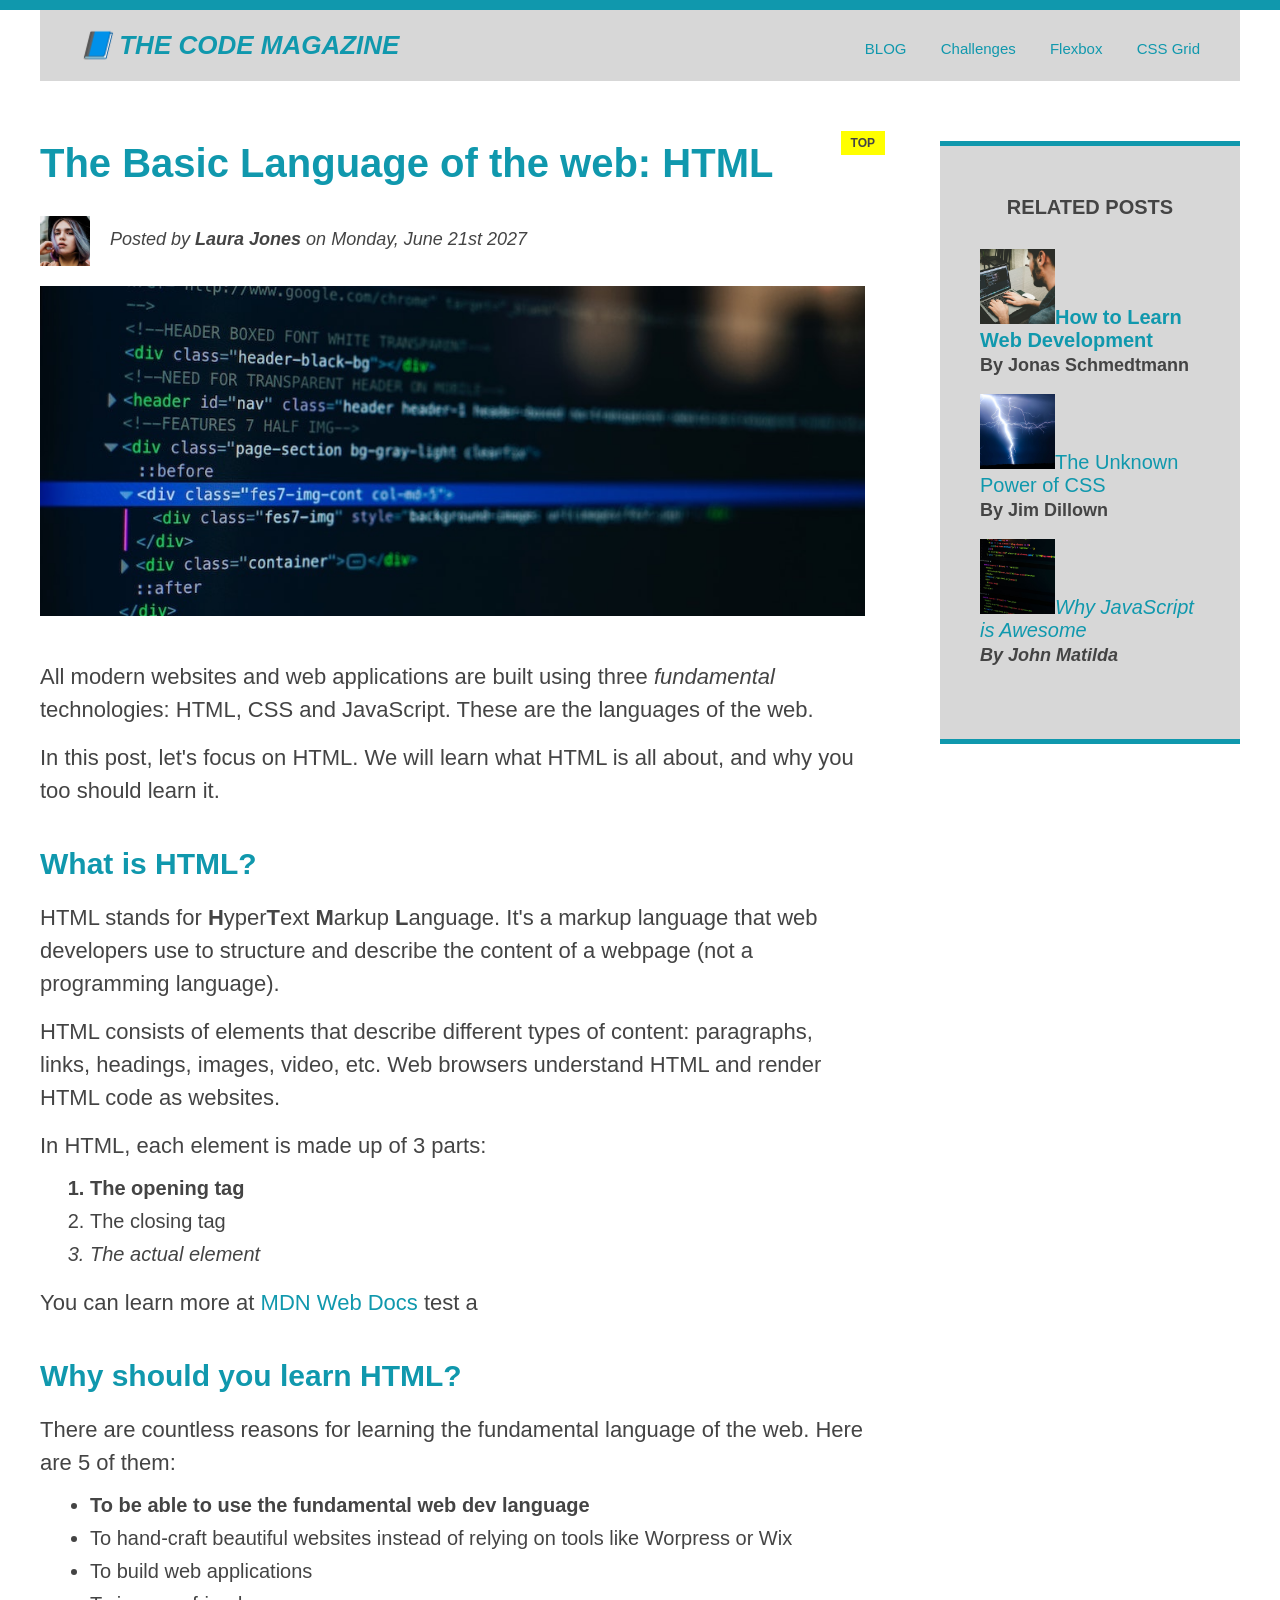
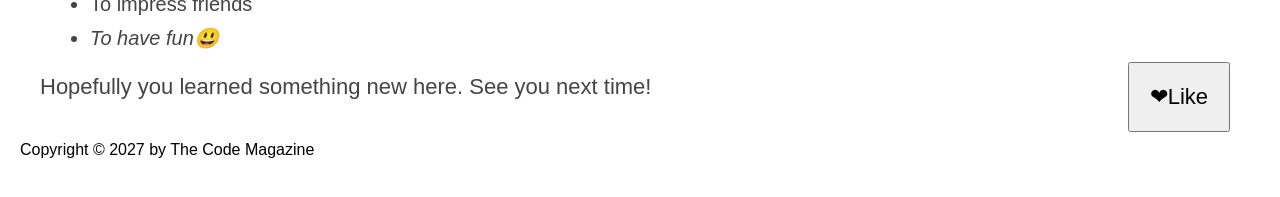
<file: Udemy/02-HTML-Fundamentals/index.html>
<!doctype html>
<html lang="en">
  <head>
    <meta charset="UTF-8" />
    <meta name="viewport" content="width=device-width, initial-scale=1.0" />
    <link href="style.css" rel="stylesheet" />
    <title>The Basic Language of the web: HTML</title>
  </head>
  <body>
    <div class="container">
      <header class="main-header clearfix">
        <h1>📘 The Code Magazine</h1>

        <nav>
          <a href="blog.html">BLOG</a>
          <a href="#">Challenges</a>
          <a href="flexbox.html">Flexbox</a>
          <a href="css-grid.html">CSS Grid</a>
        </nav>
      </header>

      <!-- only necessary for flexbox -->
      <!-- <div class="row"> -->
      <article>
        <header class="post-header">
          <h2>The Basic Language of the web: HTML</h2>
          <img
            src="img/laura-jones.jpg"
            alt="Headshot of Laura Jones"
            width="50"
            height="50"
            class="author-img"
          />
          <p id="author" class="author">
            Posted by <strong>Laura Jones</strong> on Monday, June 21st 2027
          </p>
          <img
            src="img/post-img.jpg"
            alt="HTML code on screen"
            width="500"
            height="200"
            class="post-img"
          />
        </header>
        <p>
          All modern websites and web applications are built using three
          <em>fundamental</em>
          technologies: HTML, CSS and JavaScript. These are the languages of the
          web.
        </p>
        <p>
          In this post, let's focus on HTML. We will learn what HTML is all
          about, and why you too should learn it.
        </p>
        <h3>What is HTML?</h3>
        <p>
          HTML stands for <strong>H</strong>yper<strong>T</strong>ext
          <strong>M</strong>arkup <strong>L</strong>anguage. It's a markup
          language that web developers use to structure and describe the content
          of a webpage (not a programming language).
        </p>
        <p>
          HTML consists of elements that describe different types of content:
          paragraphs, links, headings, images, video, etc. Web browsers
          understand HTML and render HTML code as websites.
        </p>
        <p>In HTML, each element is made up of 3 parts:</p>
        <ol>
          <li class="first-li">The opening tag</li>
          <li>The closing tag</li>
          <li>The actual element</li>
        </ol>
        <p>
          You can learn more at
          <a href="https://developer.mozilla.org/en-US/" target="_blank"
            >MDN Web Docs</a
          >
          <a>test a</a>
        </p>
        <h3>Why should you learn HTML?</h3>
        <p>
          There are countless reasons for learning the fundamental language of
          the web. Here are 5 of them:
        </p>
        <ul>
          <li class="first-li">
            To be able to use the fundamental web dev language
          </li>
          <li>
            To hand-craft beautiful websites instead of relying on tools like
            Worpress or Wix
          </li>
          <li>To build web applications</li>
          <li>To impress friends</li>
          <li>To have fun😃</li>
        </ul>
        <p>Hopefully you learned something new here. See you next time!</p>
      </article>
      <aside>
        <h4>Related posts</h4>
        <ul class="related">
          <li>
            <img
              src="img/related-1.jpg"
              alt="a person infront of a computer screen"
              height="75"
              width="75"
            /><a href="#">How to Learn Web Development</a>
            <p class="related-author">By Jonas Schmedtmann</p>
          </li>
          <li>
            <img
              src="img/related-2.jpg"
              alt="a picture showing a lightning"
              height="75"
              width="75"
            /><a href="#">The Unknown Power of CSS</a>
            <p class="related-author">By Jim Dillown</p>
          </li>
          <li>
            <img
              src="img/related-3.jpg"
              alt="A code on the screen"
              height="75"
              width="75"
            /><a href="#">Why JavaScript is Awesome</a>
            <p class="related-author">By John Matilda</p>
          </li>
        </ul>
      </aside>
    </div>
    <footer>
      <p id="copyright">Copyright &copy; 2027 by The Code Magazine</p>
    </footer>
    <!-- </div> -->
    <button>❤Like</button>
  </body>
</html>
</file>
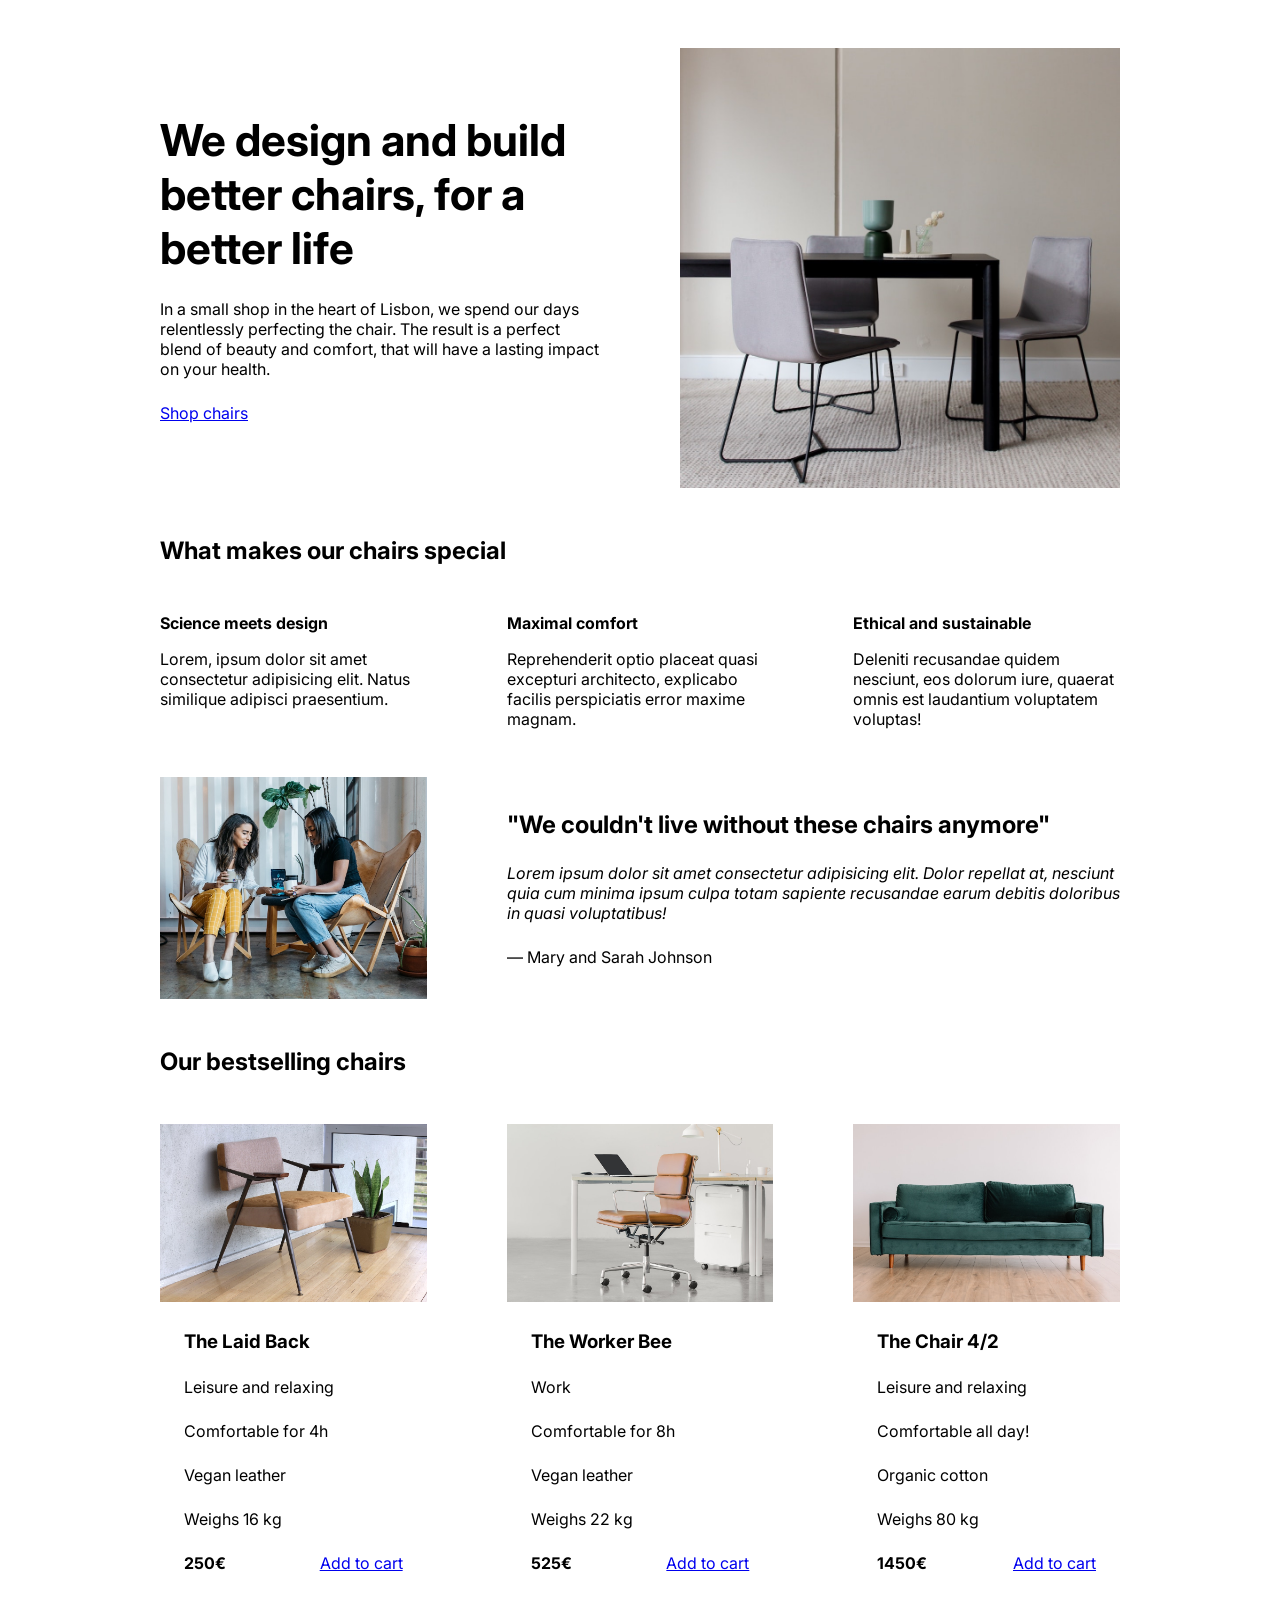
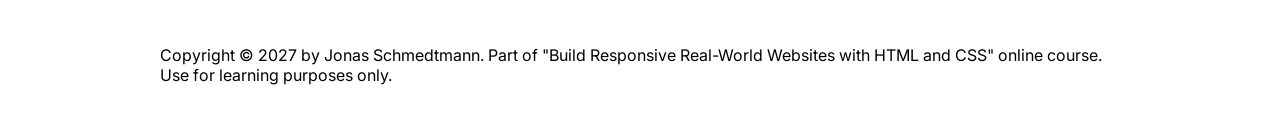
<file: Udemy/05-Design/index.html>
<!doctype html>
<html lang="en">
  <head>
    <meta charset="UTF-8" />
    <meta http-equiv="X-UA-Compatible" content="IE=edge" />
    <meta name="viewport" content="width=device-width, initial-scale=1.0" />

    <link rel="preconnect" href="https://fonts.googleapis.com" />
    <link rel="preconnect" href="https://fonts.gstatic.com" crossorigin />
    <link
      href="https://fonts.googleapis.com/css2?family=Inter:ital,opsz,wght@0,14..32,100..900;1,14..32,100..900&display=swap"
      rel="stylesheet"
    />
    <link rel="stylesheet" href="style.css" />
    <title>Lisbon Chair Shop</title>
  </head>
  <body>
    <div class="container">
      <header>
        <div class="header-text-box">
          <h1>We design and build better chairs, for a better life</h1>
          <p class="header-text">
            In a small shop in the heart of Lisbon, we spend our days
            relentlessly perfecting the chair. The result is a perfect blend of
            beauty and comfort, that will have a lasting impact on your health.
          </p>
          <a class="btn btn--big" href="#">Shop chairs</a>
        </div>
        <img src="hero.jpg" alt="Photo" />
      </header>

      <section>
        <h2>What makes our chairs special</h2>
        <div class="grid-3-cols">
          <div>
            <p class="features-title"><strong>Science meets design</strong></p>
            <p class="features-text">
              Lorem, ipsum dolor sit amet consectetur adipisicing elit. Natus
              similique adipisci praesentium.
            </p>
          </div>

          <div>
            <p class="features-title">
              <strong>Maximal comfort</strong>
            </p>
            <p class="features-text">
              Reprehenderit optio placeat quasi excepturi architecto, explicabo
              facilis perspiciatis error maxime magnam.
            </p>
          </div>

          <div>
            <p class="features-title">
              <strong>Ethical and sustainable</strong>
            </p>
            <p class="features-text">
              Deleniti recusandae quidem nesciunt, eos dolorum iure, quaerat
              omnis est laudantium voluptatem voluptas!
            </p>
          </div>
        </div>
      </section>

      <section class="testimonial-section">
        <div class="grid-3-cols">
          <img src="customers.jpg" alt="People sitting on chairs" />
          <div class="testimonial-box">
            <h2>"We couldn't live without these chairs anymore"</h2>
            <blockquote class="testimonial-text">
              Lorem ipsum dolor sit amet consectetur adipisicing elit. Dolor
              repellat at, nesciunt quia cum minima ipsum culpa totam sapiente
              recusandae earum debitis doloribus in quasi voluptatibus!
            </blockquote>
            <p class="testimonial-author">&mdash; Mary and Sarah Johnson</p>
          </div>
        </div>
      </section>

      <section>
        <h2>Our bestselling chairs</h2>
        <div class="grid-3-cols">
          <figure class="chair">
            <img src="chair-1.jpg" alt="Chair" />
            <div class="chair-box">
              <h3>The Laid Back</h3>
              <ul class="chair-details">
                <li>
                  <!-- Span is a generic INLINE text element, it doesn't have any meaning. It's like a div element, but inline -->
                  <span>Leisure and relaxing</span>
                </li>
                <li>
                  <span>Comfortable for 4h</span>
                </li>
                <li>
                  <span>Vegan leather</span>
                </li>
                <li>
                  <span>Weighs 16 kg</span>
                </li>
              </ul>
              <div class="chair-price">
                <strong>250€</strong>
                <a href="#" class="btn btn--small">Add to cart</a>
              </div>
            </div>
          </figure>

          <figure class="chair">
            <img src="chair-2.jpg" alt="Chair" />
            <div class="chair-box">
              <h3>The Worker Bee</h3>
              <ul class="chair-details">
                <li>
                  <span>Work</span>
                </li>
                <li>
                  <span>Comfortable for 8h</span>
                </li>
                <li>
                  <span>Vegan leather</span>
                </li>
                <li>
                  <span>Weighs 22 kg</span>
                </li>
              </ul>
              <div class="chair-price">
                <strong>525€</strong>
                <a href="#" class="btn btn--small">Add to cart</a>
              </div>
            </div>
          </figure>

          <figure class="chair">
            <img src="chair-3.jpg" alt="Chair" />
            <div class="chair-box">
              <h3>The Chair 4/2</h3>
              <ul class="chair-details">
                <li>
                  <span>Leisure and relaxing</span>
                </li>
                <li>
                  <span>Comfortable all day!</span>
                </li>
                <li>
                  <span>Organic cotton</span>
                </li>
                <li>
                  <span>Weighs 80 kg</span>
                </li>
              </ul>
              <div class="chair-price">
                <strong>1450€</strong>
                <a href="#" class="btn btn--small">Add to cart</a>
              </div>
            </div>
          </figure>
        </div>
      </section>

      <footer>
        Copyright &copy; 2027 by Jonas Schmedtmann. Part of "Build Responsive
        Real-World Websites with HTML and CSS" online course. Use for learning
        purposes only.
      </footer>
    </div>
  </body>
</html>
</file>
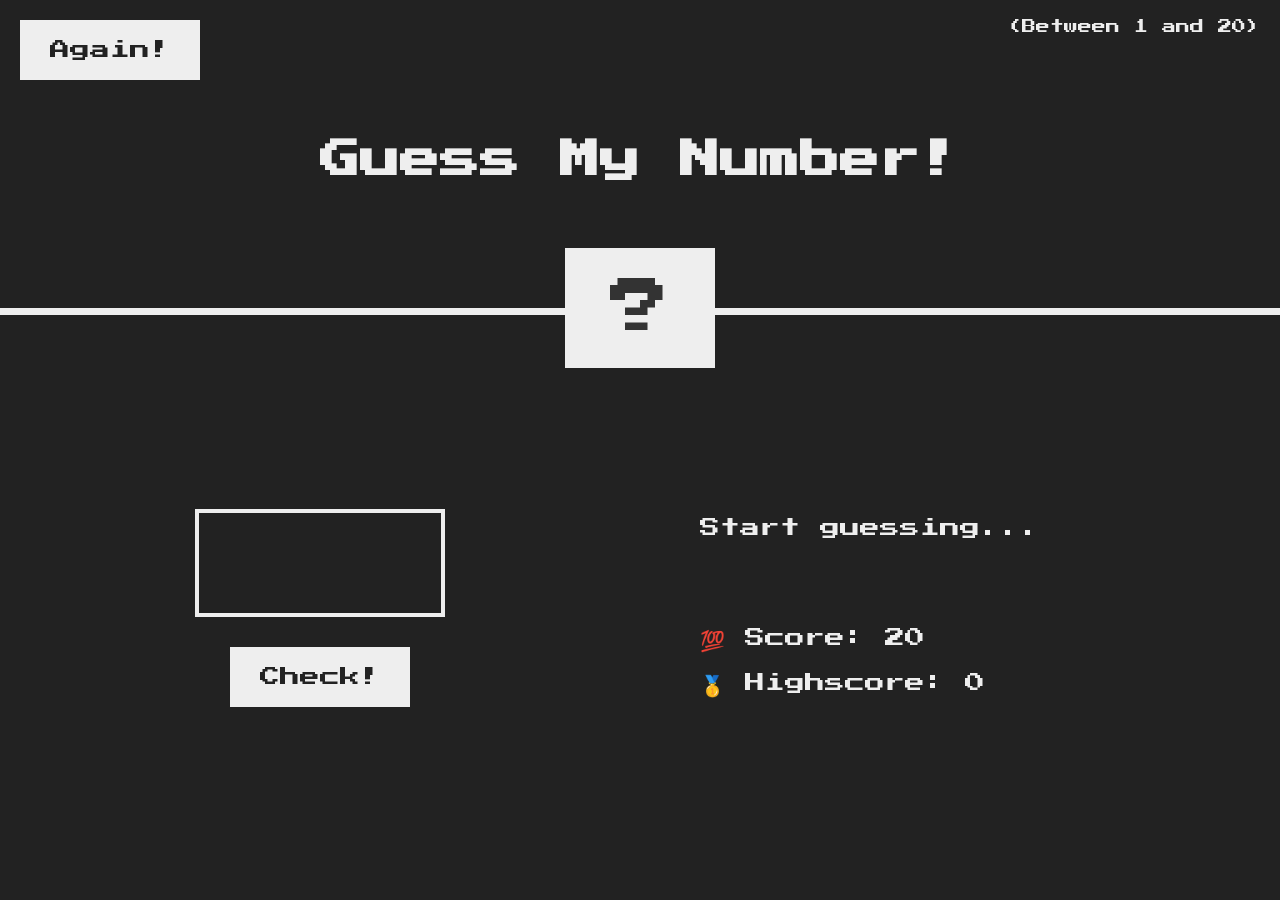
<file: Udemy/05-Guess-My-Number/final/index.html>
<!DOCTYPE html>
<html lang="en">
  <head>
    <meta charset="UTF-8" />
    <meta name="viewport" content="width=device-width, initial-scale=1.0" />
    <meta http-equiv="X-UA-Compatible" content="ie=edge" />
    <link rel="stylesheet" href="style.css" />
    <title>Guess My Number!</title>
  </head>
  <body>
    <header>
      <h1>Guess My Number!</h1>
      <p class="between">(Between 1 and 20)</p>
      <button class="btn again">Again!</button>
      <div class="number">?</div>
    </header>
    <main>
      <section class="left">
        <input type="number" class="guess" />
        <button class="btn check">Check!</button>
      </section>
      <section class="right">
        <p class="message">Start guessing...</p>
        <p class="label-score">💯 Score: <span class="score">20</span></p>
        <p class="label-highscore">
          🥇 Highscore: <span class="highscore">0</span>
        </p>
      </section>
    </main>
    <script src="script.js"></script>
  </body>
</html>
</file>
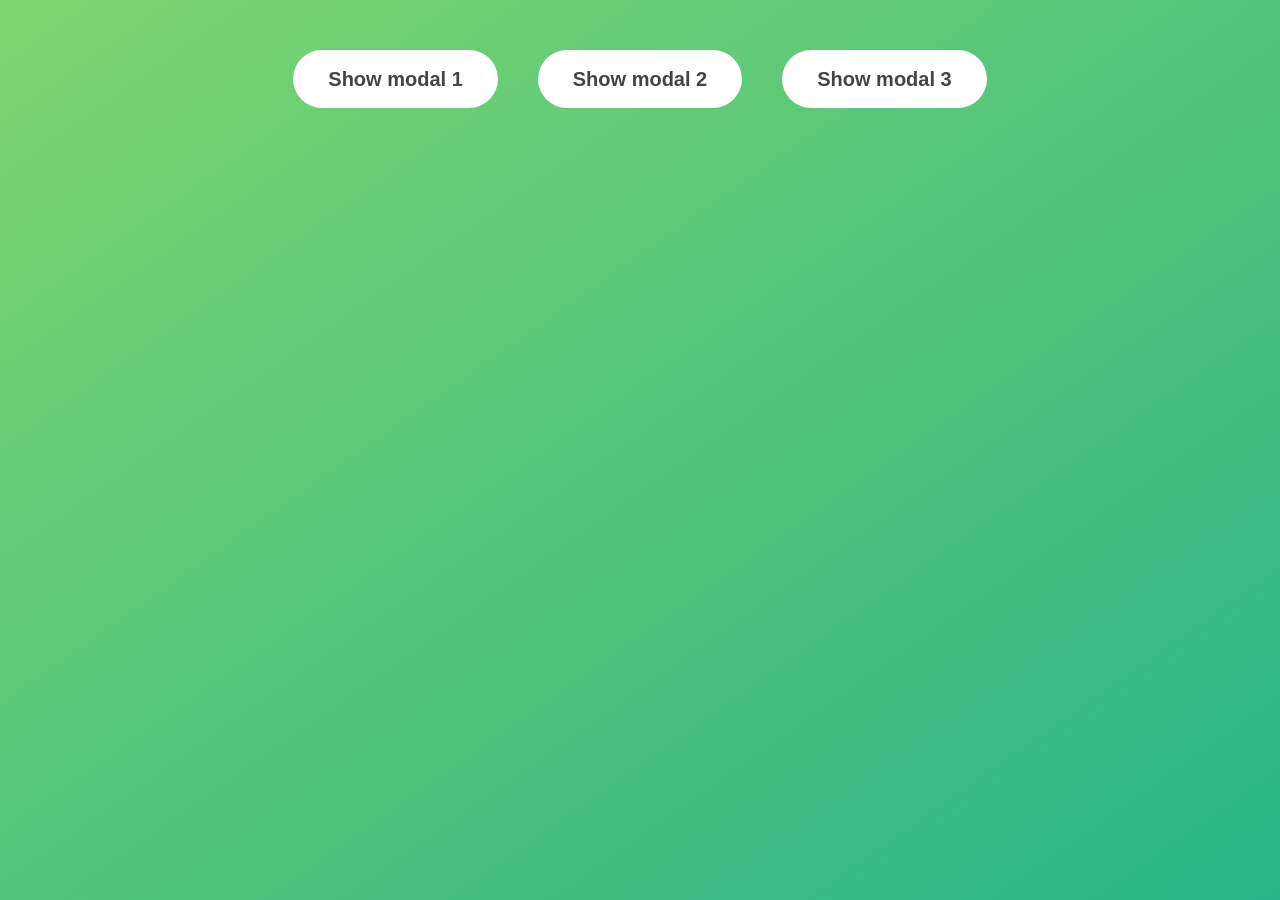
<file: Udemy/06-Modal/final/index.html>
<!DOCTYPE html>
<html lang="en">
  <head>
    <meta charset="UTF-8" />
    <meta name="viewport" content="width=device-width, initial-scale=1.0" />
    <meta http-equiv="X-UA-Compatible" content="ie=edge" />
    <link rel="stylesheet" href="style.css" />
    <title>Modal window</title>
  </head>
  <body>
    <button class="show-modal">Show modal 1</button>
    <button class="show-modal">Show modal 2</button>
    <button class="show-modal">Show modal 3</button>

    <div class="modal hidden">
      <button class="close-modal">&times;</button>
      <h1>I'm a modal window 😍</h1>
      <p>
        Lorem ipsum dolor sit amet, consectetur adipisicing elit, sed do eiusmod
        tempor incididunt ut labore et dolore magna aliqua. Ut enim ad minim
        veniam, quis nostrud exercitation ullamco laboris nisi ut aliquip ex ea
        commodo consequat. Duis aute irure dolor in reprehenderit in voluptate
        velit esse cillum dolore eu fugiat nulla pariatur. Excepteur sint
        occaecat cupidatat non proident, sunt in culpa qui officia deserunt
        mollit anim id est laborum.
      </p>
    </div>
    <div class="overlay hidden"></div>

    <script src="script.js"></script>
  </body>
</html>
</file>
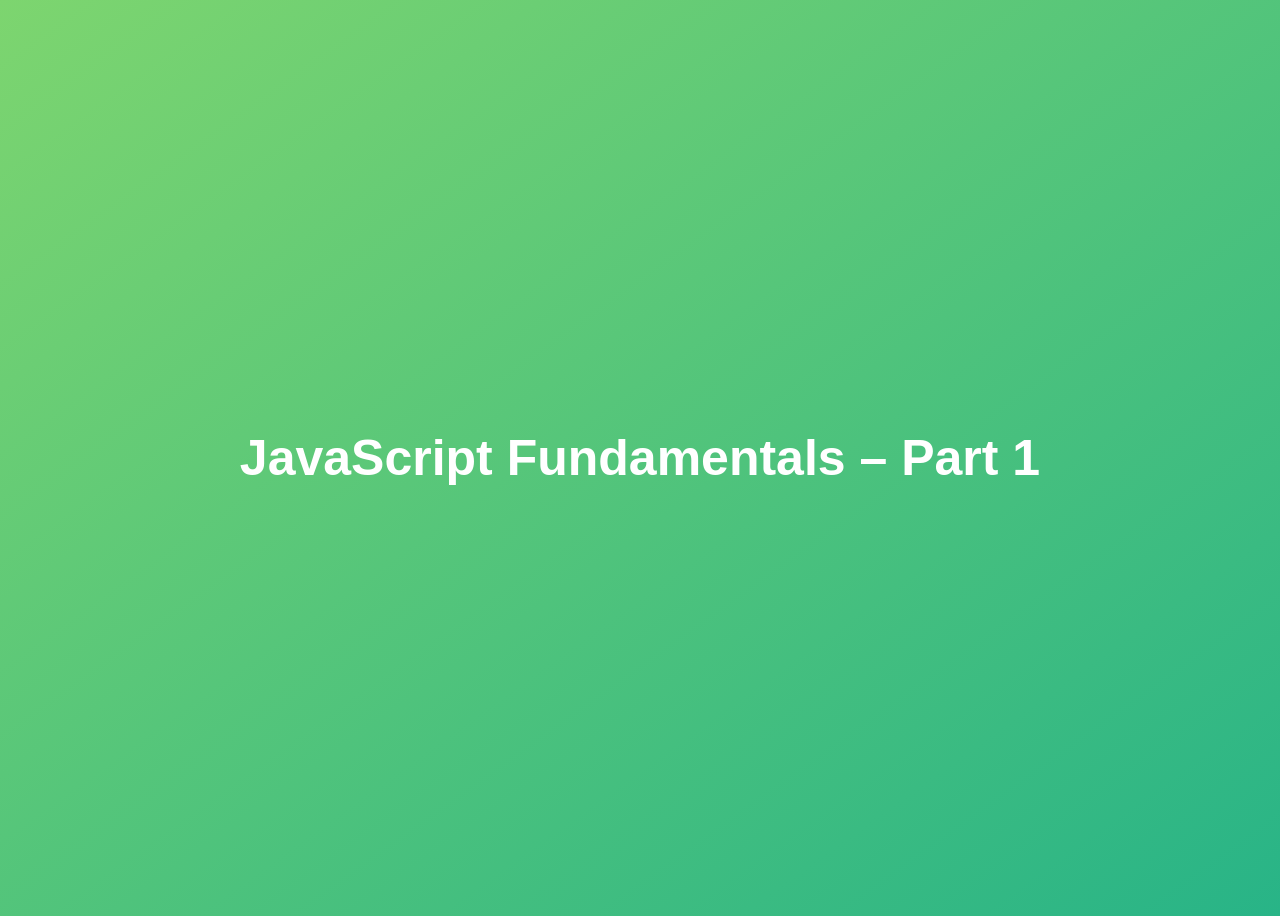
<file: Udemy/JavaScript/starter/index.html>
<!doctype html>
<html lang="en">
  <head>
    <meta charset="UTF-8" />
    <meta name="viewport" content="width=device-width, initial-scale=1.0" />
    <meta http-equiv="X-UA-Compatible" content="ie=edge" />
    <title>JavaScript Fundamentals – Part 1</title>
    <style>
      body {
        height: 100vh;
        display: flex;
        align-items: center;
        background: linear-gradient(to top left, #28b487, #7dd56f);
      }
      h1 {
        font-family: sans-serif;
        font-size: 50px;
        line-height: 1.3;
        width: 100%;
        padding: 30px;
        text-align: center;
        color: white;
      }
    </style>
  </head>
  <body>
    <h1>JavaScript Fundamentals – Part 1</h1>
    <script src="script.js"></script>
  </body>
</html>
</file>
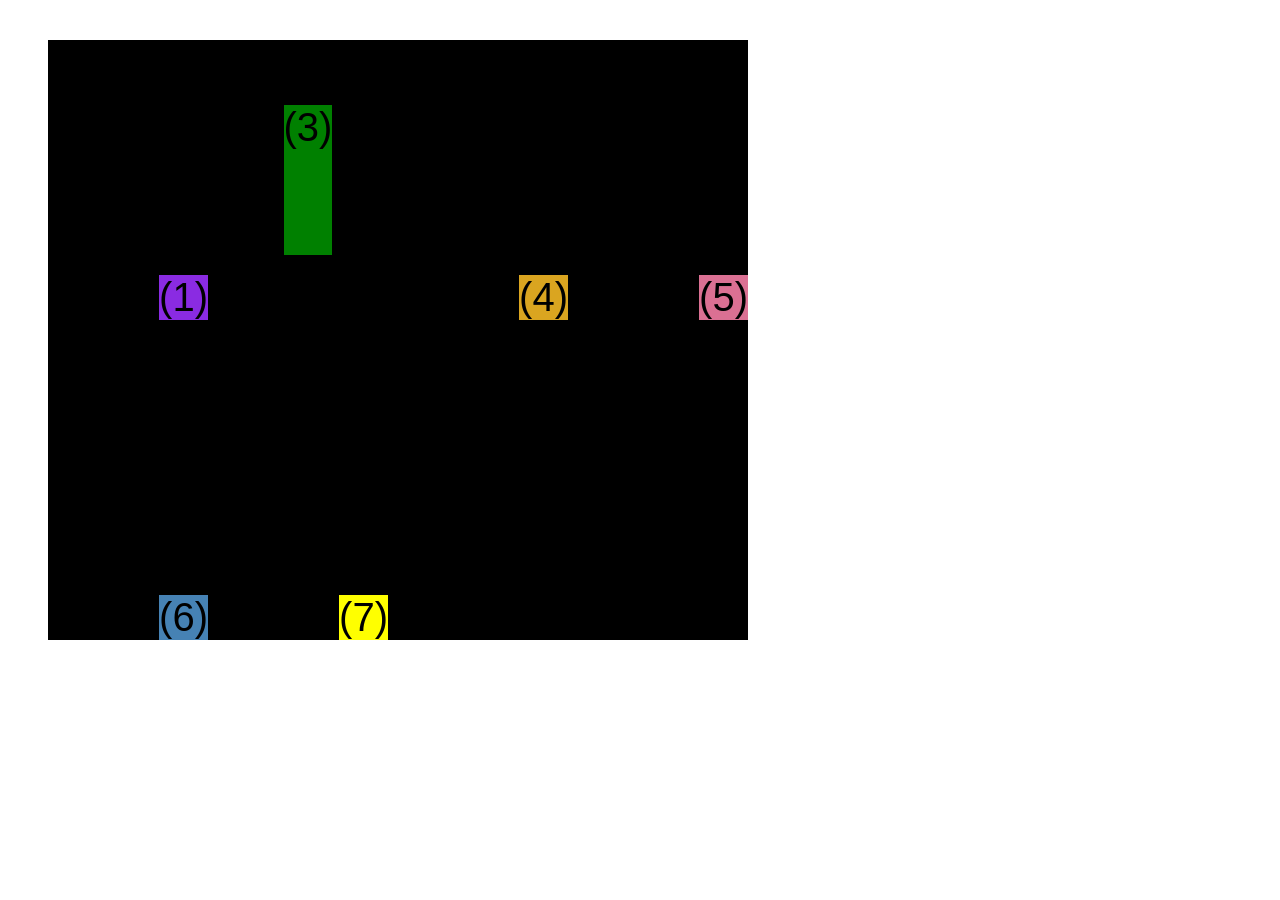
<file: Udemy/02-HTML-Fundamentals/css-grid.html>
<!doctype html>
<html lang="en">
  <head>
    <meta charset="UTF-8" />
    <meta http-equiv="X-UA-Compatible" content="IE=edge" />
    <meta name="viewport" content="width=device-width, initial-scale=1.0" />
    <title>CSS Grid</title>
    <style>
      .el--1 {
        background-color: blueviolet;
      }
      .el--2 {
        background-color: orangered;
      }
      .el--3 {
        background-color: green;
        height: 150px;
      }
      .el--4 {
        background-color: goldenrod;
      }
      .el--5 {
        background-color: palevioletred;
      }
      .el--6 {
        background-color: steelblue;
      }
      .el--7 {
        background-color: yellow;
      }
      .el--8 {
        background-color: crimson;
      }

      .container--1 {
        /* STARTER */
        font-family: sans-serif;
        background-color: #ddd;
        font-size: 30px;
        margin: 40px;

        /* CSS GRID */
        display: grid;
        /* grid-template-columns: 200px 200px 1fr 1fr; */
        /* grid-template-rows: 300px 200px; */
        /* grid-template-columns: 1fr 1fr 1fr auto; */

        grid-template-columns: repeat(4, 1fr);
        grid-template-rows: 1fr 1fr;
        /* height: 500px; */

        /* gap: 30px; */
        column-gap: 20px;
        row-gap: 40px;

        /* placing grid items */
        .el--8 {
          grid-column: 2 / 3;
          grid-row: 1 / 2;
        }
        .el--3 {
          grid-column: 1 / 2;
          /* grid-column: 1 / span 4; */
          /* grid column to span to the end of the container */
          grid-column: 1 / -1;
          grid-row: 2;
        }
        .el--6 {
          /* grid-row: 3 / 6; */
        }

        /* TEMP */
        display: none;
      }

      .el--8 {
        grid-column: 2 / 3;
        /* grid-row: 1 / span 2; */
        grid-row: 1 / 2;
      }

      .el--2 {
        /* grid-column: 1 / 4; */
        /* grid-column: 1 / span 4; */
        grid-column: 1 / -1;
        grid-row: 2;
      }

      .el--6 {
        /* grid-row: 3 / 5; */
      }

      .container--2 {
        /* STARTER */
        font-family: sans-serif;
        background-color: black;
        font-size: 40px;
        margin: 40px;

        width: 700px;
        height: 600px;

        /* CSS GRID */
        display: grid;
        /* grid-template-columns: 125px 200px 125px;
        grid-template-rows: 250px 100px;*/
        /* gap: 50px; */
        /* creates 4 columns 3 of the same size and last one auto */

        /* grid-template-columns: 1fr 1fr 1fr auto; 
        grid-template-rows: 250px 100px;*/

        /* creates 4 columns 3 of the same size and last one auto */
        grid-template-columns: repeat(4, 1fr);
        /* row sizes */
        /* grid-template-rows: 250px 100px; */
        grid-template-rows: 1fr 1fr;
        column-gap: 20px;
        row-gap: 40px;

        /* Aligning tracks inside container: distribute empty space */
        justify-content: center;
        /* justify-content: space-between; */
        align-content: center;

        /* Aligning items INSIDE cells: moving items around inside cells */
        align-items: end;
        justify-items: end;
      }

      .el--3 {
        align-self: center;
        justify-self: center;
      }
      /* CSS GRID */
      display: grid;
      grid-template-columns: 125px 200px 123px;
      grid-template-rows: 250px 100px;

      /* aligning tracks inside container:
       distribute empty spaces */
      justify-content: center;
      justify-content: space-between;

      align-content: center;

      /* aligning items inside cells:
       moving items around inside cells */
      align-items: center;
      justify-items: center;
    </style>
  </head>
  <body>
    <div class="container--1">
      <div class="el el--1">(1) HTML</div>
      <div class="el el--2">(2) and</div>
      <div class="el el--3">(3) CSS</div>
      <div class="el el--4">(4) are</div>
      <div class="el el--5">(5) amazing</div>
      <div class="el el--6">(6) languages</div>
      <!-- <div class="el el--7">(7) to</div> -->
      <div class="el el--8">(8) learn</div>
    </div>

    <div class="container--2">
      <div class="el el--1">(1)</div>
      <div class="el el--3">(3)</div>
      <div class="el el--4">(4)</div>
      <div class="el el--5">(5)</div>
      <div class="el el--6">(6)</div>
      <div class="el el--7">(7)</div>
    </div>
  </body>
</html>
</file>
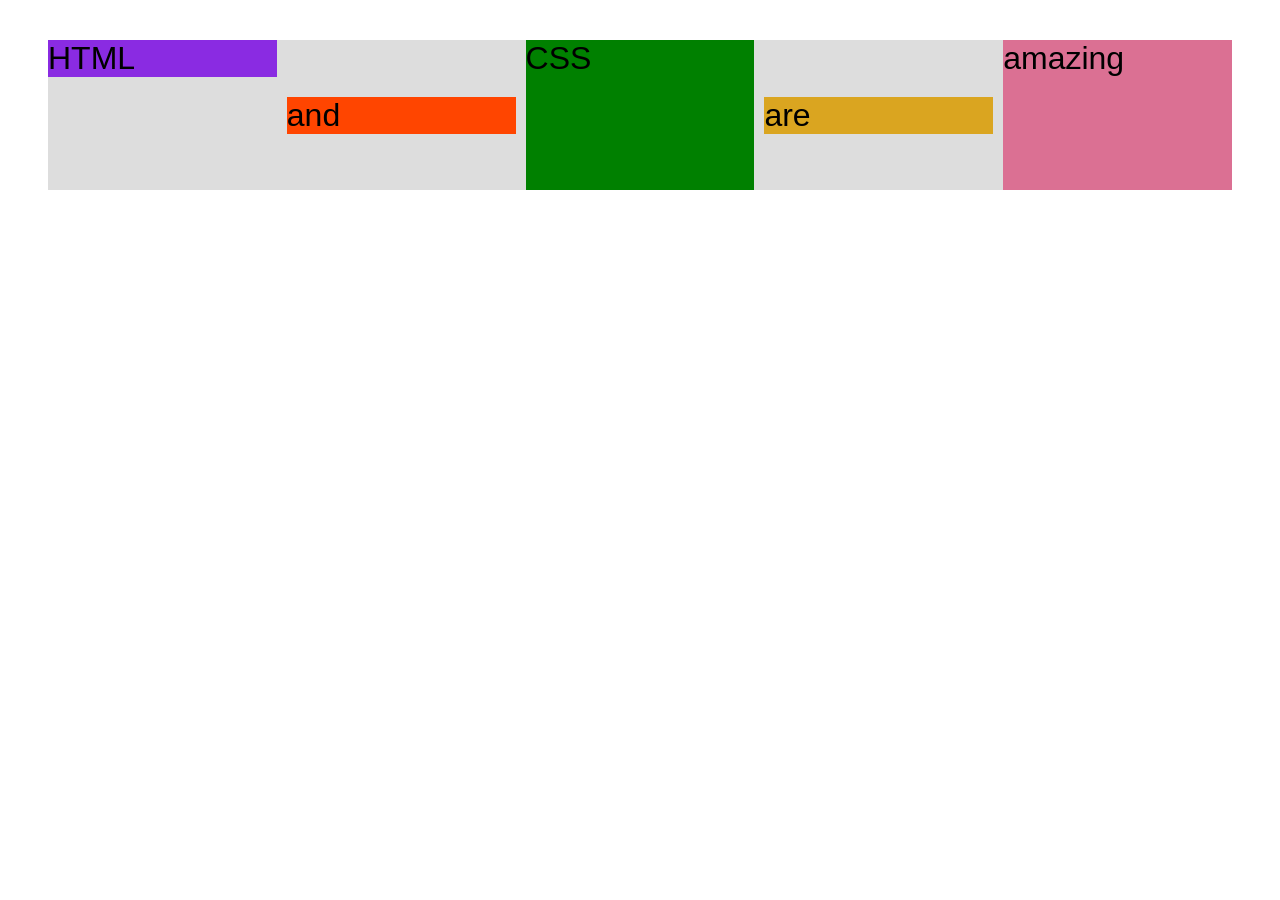
<file: Udemy/02-HTML-Fundamentals/flexbox.html>
<!doctype html>
<html lang="en">
  <head>
    <meta charset="UTF-8" />
    <meta http-equiv="X-UA-Compatible" content="IE=edge" />
    <meta name="viewport" content="width=device-width, initial-scale=1.0" />
    <title>Flexbox</title>
    <style>
      .el--1 {
        background-color: blueviolet;
      }
      .el--2 {
        background-color: orangered;
      }
      .el--3 {
        background-color: green;
        height: 150px;
      }
      .el--4 {
        background-color: goldenrod;
      }
      .el--5 {
        background-color: palevioletred;
      }
      .el--6 {
        background-color: steelblue;
      }
      .el--7 {
        background-color: yellow;
      }
      .el--8 {
        background-color: crimson;
      }

      .container {
        /* STARTER */
        font-family: sans-serif;
        background-color: #ddd;
        font-size: 32px;
        margin: 40px;

        /* FLEXBOX */

        display: flex;
        align-items: center;
        justify-content: flex-start;
        gap: 10px;
      }

      .el {
        /*
        DEFAULTS:
        flex-grow: 0;
        flex-shrink: 1;
        flex-basis: auto;
        */

        /* flex-basis: 200px; */
        /* flex-shrink: 0; */
        /* flex: 0 0 200px; */

        /* flex-grow: 1; */
        flex: 1;
      }

      .el--1 {
        align-self: flex-start;
        /* order: 2; */
        /* flex-grow: 3; */
      }

      .el--5 {
        align-self: stretch;
        order: 1;
      }

      .el--6 {
        order: -1;
      }
    </style>
  </head>
  <body>
    <div class="container">
      <div class="el el--1">HTML</div>
      <div class="el el--2">and</div>
      <div class="el el--3">CSS</div>
      <div class="el el--4">are</div>
      <div class="el el--5">amazing</div>
      <!-- <div class="el el--6">languages</div> -->
      <!-- <div class="el el--7">to</div>
      <div class="el el--8">learn</div> -->
    </div>
  </body>
</html>
</file>
<file: Udemy/02-HTML-Fundamentals/style.css>
* {
  margin: 0;
  padding: 0;
  box-sizing: border-box;
}
/* PAGE SECTIONS */
body {
  font-family: sans-serif;
  color: #444;
  border-top: 10px solid #1098ad;
  position: relative;
}

.container {
  width: 1200px;
  margin: 0 auto;
}

.main-header {
  background-color: #05040528;
  padding: 20px 40px;
  /* margin-bottom: 60px; */
  /* height: 20px; */
}

nav {
  font-size: 15px;
  float: right;
}

article {
  /* margin-bottom: 60px; */
  position: relative;
}
.post-header {
  margin-bottom: 40px;
  position: relative;
}

article::before {
  content: "TOP";

  position: absolute;

  top: -10px;
  right: -20px;

  background: yellow;
  padding: 5px 10px;

  font-size: 12px;
  font-weight: bold;
}
aside {
  background-color: #05040528;
  border-top: 5px solid #1098ad;
  border-bottom: 5px solid #1098ad;
  padding: 50px 40px;
}
/* SMALLER ELEMENTS */
h1,
h2,
h3 {
  color: #1098ad;
}
h1 {
  font-size: 26px;
  text-transform: uppercase;
  font-style: italic;
}
h2 {
  font-size: 40px;
  margin-bottom: 30px;
}
h3 {
  font-size: 30px;
  margin-bottom: 20px;
  margin-top: 40px;
}
h4 {
  font-size: 20px;
  text-transform: uppercase;
  text-align: center;
  margin-bottom: 30px;
}
p {
  font-size: 22px;
  line-height: 1.5;
  margin-bottom: 15px;
}
ul,
ol {
  margin-left: 50px;
  margin-bottom: 20px;
}
li {
  font-size: 20px;
  margin-bottom: 10px;
  /* display: inline; */
}
li:last-child {
  margin-bottom: 0;
}
/* footer p {
  font-size: 16px;
} */
article header p {
  font-size: italic;
}
#author {
  font-style: italic;
  font-size: 18px;
}
#copyright {
  font-size: 16px;
}
.related-author {
  font-size: 18px;
  font-weight: bold;
}
/* ul {
  list-style: none;
} */
.related {
  list-style: none;
  margin-left: 0px;
}

/* we follow this order LVHA to style links */
/* .first-li {
  font-weight: bold;
} */
/* psedo-class to select all the first list items */
li:first-child {
  font-weight: bold;
}
/* psedo-class to select all the last list items */
li:last-child {
  font-style: italic;
}
/* psedo-class to targeted list item */
/* li:nth-child(odd) { } */
/* li:nth-child(even) { } . this technique is useful fo styling tables*/
li:nth-child(2) {
  /* color: #1098ad; */
}
/* misconception: this wont work as expected  */
/* styling links with an href attribute*/
a:link {
  color: #1098ad;
  text-decoration: none;
}
/* styling link contens
a {
  color: red;
}
  */
a:visited {
  color: #1098ad;
}
a:hover {
  color: orangered;
  font-weight: bold;
  text-decoration: underline dotted orangered;
}
a:active {
  background-color: #0e272b;
  font-style: italic;
}
.post-img {
  width: 100%;
  height: auto;
}

nav a:link {
  /* background-color: orangered; 
  margin: 20px;
  padding: 20px;
  display: block;*/
  margin-right: 30px;
  margin-top: 10px;
  display: inline-block;
}

nav a:link:last-child {
  margin-right: 0;
}

button {
  font-size: 22px;
  padding: 20px;
  cursor: pointer;

  position: absolute;
  bottom: 50px;
  right: 50px;
}
#copyright {
  color: black;
  padding: 20px;
}

/* FLOATS */
.author-img {
  float: left;
  margin-bottom: 20px;
}
.author {
  float: left;
  margin-left: 20px;
  margin-top: 10px;
}
h1 {
  float: left;
}
.nav {
  float: right;
}
.clear {
  clear: both;
}
.clearfix::after {
  content: "";
  display: block;
  clear: both;
}

/* flex box demo */
article {
  width: 825px;
  float: left;
}

aside {
  width: 300px;
  float: right;
}

footer {
  clear: both;
}
/* FLEXBOX LAYOUT */
/* .row {
  display: flex;
  align-items: flex-start;
  gap: 75px;
  margin-bottom: 60px;
}

.article {
  flex: 1;
  margin-bottom: 0;
}
.aside {
DEFAULTS
fle-grow: 0;
flex-shrink: 1;
flex-basis: auto;
  flex-basis: 0 0 300px;
} */

/* CSS GRID LAYOUT*/
.container {
  display: grid;
  grid-template-columns: 1fr 300px;
  column-gap: 75px;
  row-gap: 60px;
  align-items: start;
}

.main-header {
  /* grid-column: 1 / span 2; */
  grid-column: 1 / -1;
}

article {
}

aside {
}

footer {
  grid-column: 1 / -1;
}
</file>
<file: Udemy/05-Design/style.css>
/*
SPACING SYSTEM (px)
2 / 4 / 8 / 12 / 16 / 24 / 32 / 48 / 64 / 80 / 96 / 128

FONT SIZE SYSTEM (px)
10 / 12 / 14 / 16 / 18 / 20 / 24 / 30 / 36 / 44 / 52 / 62 / 74 / 86 / 98
*/

* {
  margin: 0;
  padding: 0;
  box-sizing: border-box;
}

/* ------------------------ */
/* GENERAL STYLES */
/* ------------------------ */
body {
  font-family: "Inter", sans-serif;
}

.container {
  width: 960px;
  margin: 0 auto;
}

header,
section {
  margin-bottom: 48px;
}

h2 {
  margin-bottom: 48px;
}

.grid-3-cols {
  display: grid;
  grid-template-columns: repeat(3, 1fr);
  column-gap: 80px;
}

/* ------------------------ */
/* COMPONENT STYLES */
/* ------------------------ */

/* HEADER */
header {
  display: grid;
  grid-template-columns: repeat(2, 1fr);
  column-gap: 80px;
  margin-top: 48px;
}

.header-text-box {
  align-self: center;
}

h1 {
  margin-bottom: 24px;
  font-size: 44px;
  line-height: 1, 1;
}

.header-text {
  margin-bottom: 24px;
}

img {
  width: 100%;
}

/* FEATURES */
.features-icon {
}

.features-title {
  margin-bottom: 16px;
}

.features-text {
}

/* TESTIMONIAL */
.testimonial-section {
}

.testimonial-box {
  grid-column: 2 / -1;
  align-self: center;
}

.testimonial-box h2 {
  margin-bottom: 24px;
}

.testimonial-text {
  font-style: italic;
  margin-bottom: 24px;
}

/* CHAIRS */
.chair-box {
  padding: 24px;
}

h3 {
  margin-bottom: 24px;
}

.chair-details {
  list-style: none;
  margin-bottom: 24px;
}

.chair-details li {
  display: flex;
  align-items: center;
  gap: 12px;
  margin-bottom: 24px;
}

.chair-details li:last-child {
  margin-bottom: 0;
}

.chair-icon {
}

.chair-price {
  display: flex;
  justify-content: space-between;
}

footer {
  margin-bottom: 48px;
}
</file>
<file: Udemy/05-Guess-My-Number/final/style.css>
@import url('https://fonts.googleapis.com/css?family=Press+Start+2P&display=swap');

* {
  margin: 0;
  padding: 0;
  box-sizing: inherit;
}

html {
  font-size: 62.5%;
  box-sizing: border-box;
}

body {
  font-family: 'Press Start 2P', sans-serif;
  color: #eee;
  background-color: #222;
  /* background-color: #60b347; */
}

/* LAYOUT */
header {
  position: relative;
  height: 35vh;
  border-bottom: 7px solid #eee;
}

main {
  height: 65vh;
  color: #eee;
  display: flex;
  align-items: center;
  justify-content: space-around;
}

.left {
  width: 52rem;
  display: flex;
  flex-direction: column;
  align-items: center;
}

.right {
  width: 52rem;
  font-size: 2rem;
}

/* ELEMENTS STYLE */
h1 {
  font-size: 4rem;
  text-align: center;
  position: absolute;
  width: 100%;
  top: 52%;
  left: 50%;
  transform: translate(-50%, -50%);
}

.number {
  background: #eee;
  color: #333;
  font-size: 6rem;
  width: 15rem;
  padding: 3rem 0rem;
  text-align: center;
  position: absolute;
  bottom: 0;
  left: 50%;
  transform: translate(-50%, 50%);
}

.between {
  font-size: 1.4rem;
  position: absolute;
  top: 2rem;
  right: 2rem;
}

.again {
  position: absolute;
  top: 2rem;
  left: 2rem;
}

.guess {
  background: none;
  border: 4px solid #eee;
  font-family: inherit;
  color: inherit;
  font-size: 5rem;
  padding: 2.5rem;
  width: 25rem;
  text-align: center;
  display: block;
  margin-bottom: 3rem;
}

.btn {
  border: none;
  background-color: #eee;
  color: #222;
  font-size: 2rem;
  font-family: inherit;
  padding: 2rem 3rem;
  cursor: pointer;
}

.btn:hover {
  background-color: #ccc;
}

.message {
  margin-bottom: 8rem;
  height: 3rem;
}

.label-score {
  margin-bottom: 2rem;
}
</file>
<file: Udemy/06-Modal/final/style.css>
* {
  margin: 0;
  padding: 0;
  box-sizing: inherit;
}

html {
  font-size: 62.5%;
  box-sizing: border-box;
}

body {
  font-family: sans-serif;
  color: #333;
  line-height: 1.5;
  height: 100vh;
  position: relative;
  display: flex;
  align-items: flex-start;
  justify-content: center;
  background: linear-gradient(to top left, #28b487, #7dd56f);
}

.show-modal {
  font-size: 2rem;
  font-weight: 600;
  padding: 1.75rem 3.5rem;
  margin: 5rem 2rem;
  border: none;
  background-color: #fff;
  color: #444;
  border-radius: 10rem;
  cursor: pointer;
}

.close-modal {
  position: absolute;
  top: 1.2rem;
  right: 2rem;
  font-size: 5rem;
  color: #333;
  cursor: pointer;
  border: none;
  background: none;
}

h1 {
  font-size: 2.5rem;
  margin-bottom: 2rem;
}

p {
  font-size: 1.8rem;
}

/* -------------------------- */
/* CLASSES TO MAKE MODAL WORK */
.hidden {
  display: none;
}

.modal {
  position: absolute;
  top: 50%;
  left: 50%;
  transform: translate(-50%, -50%);
  width: 70%;

  background-color: white;
  padding: 6rem;
  border-radius: 5px;
  box-shadow: 0 3rem 5rem rgba(0, 0, 0, 0.3);
  z-index: 10;
}

.overlay {
  position: absolute;
  top: 0;
  left: 0;
  width: 100%;
  height: 100%;
  background-color: rgba(0, 0, 0, 0.6);
  backdrop-filter: blur(3px);
  z-index: 5;
}
</file>
